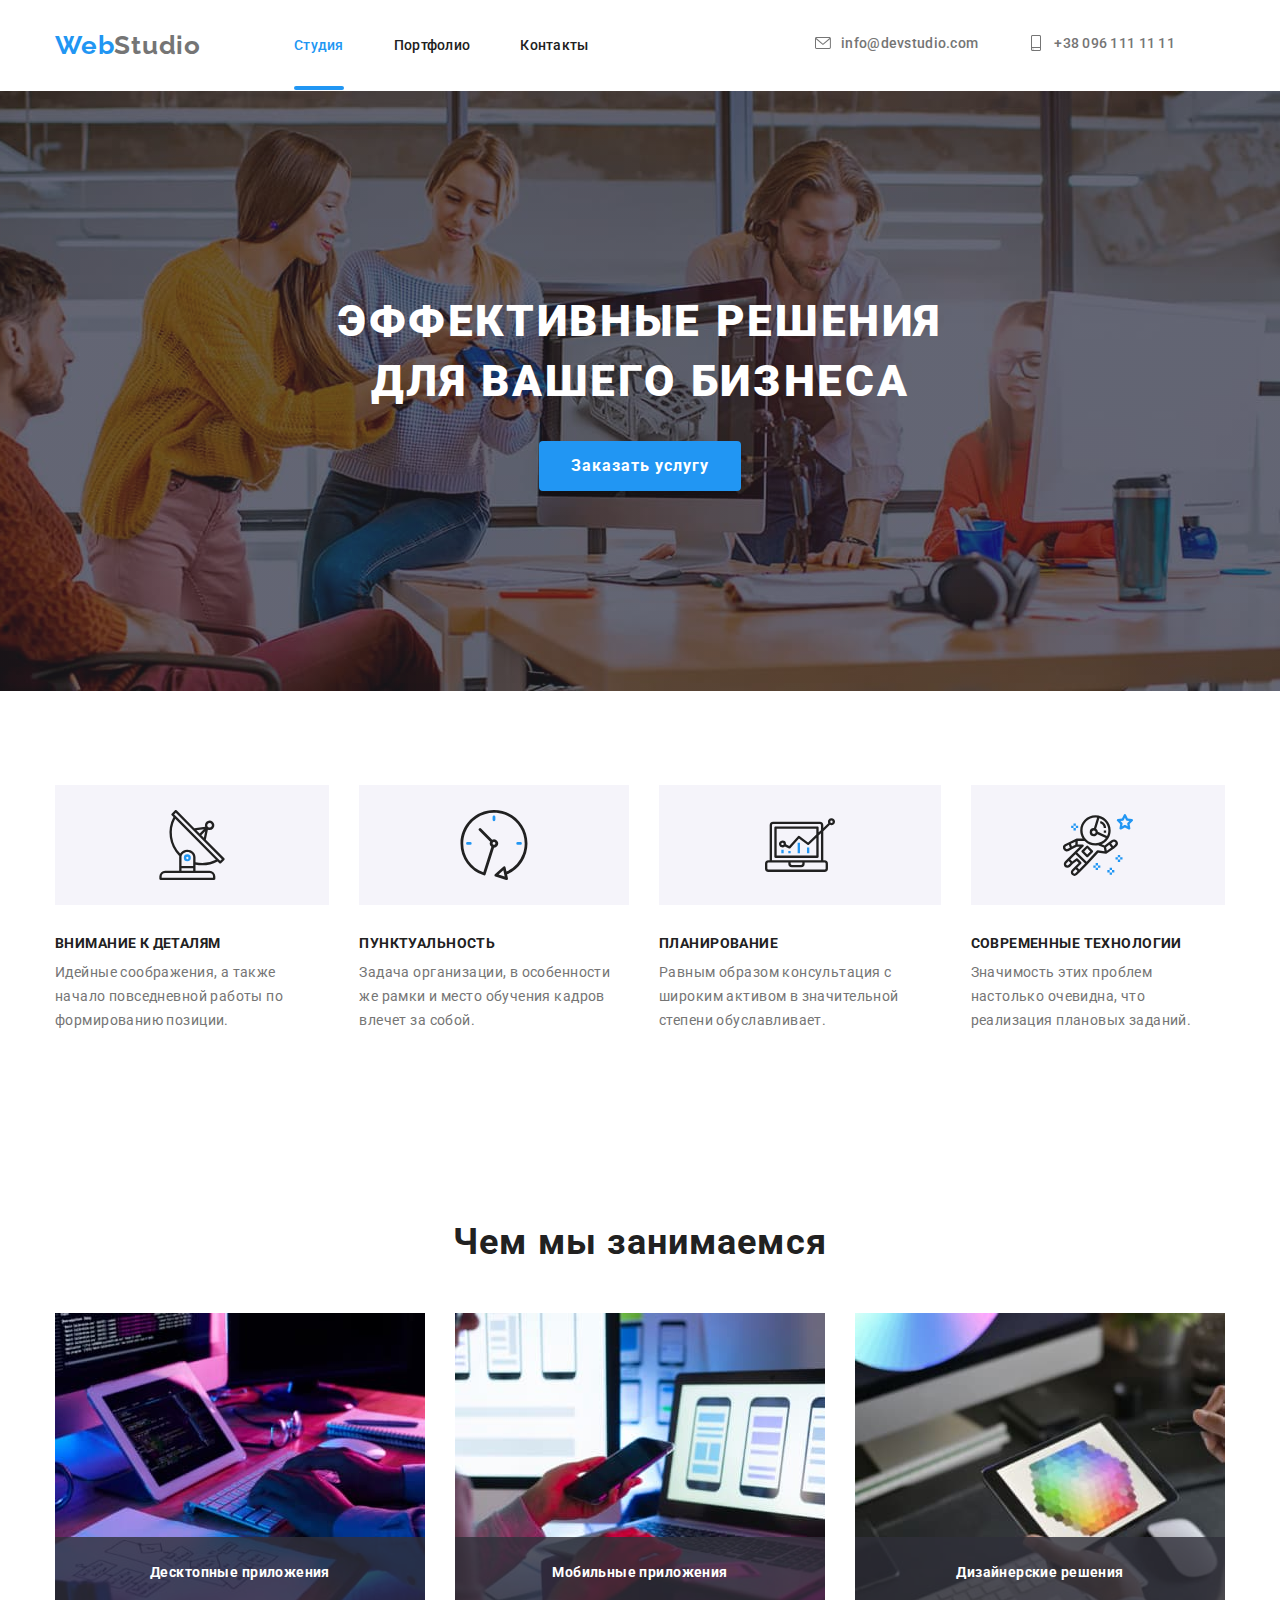
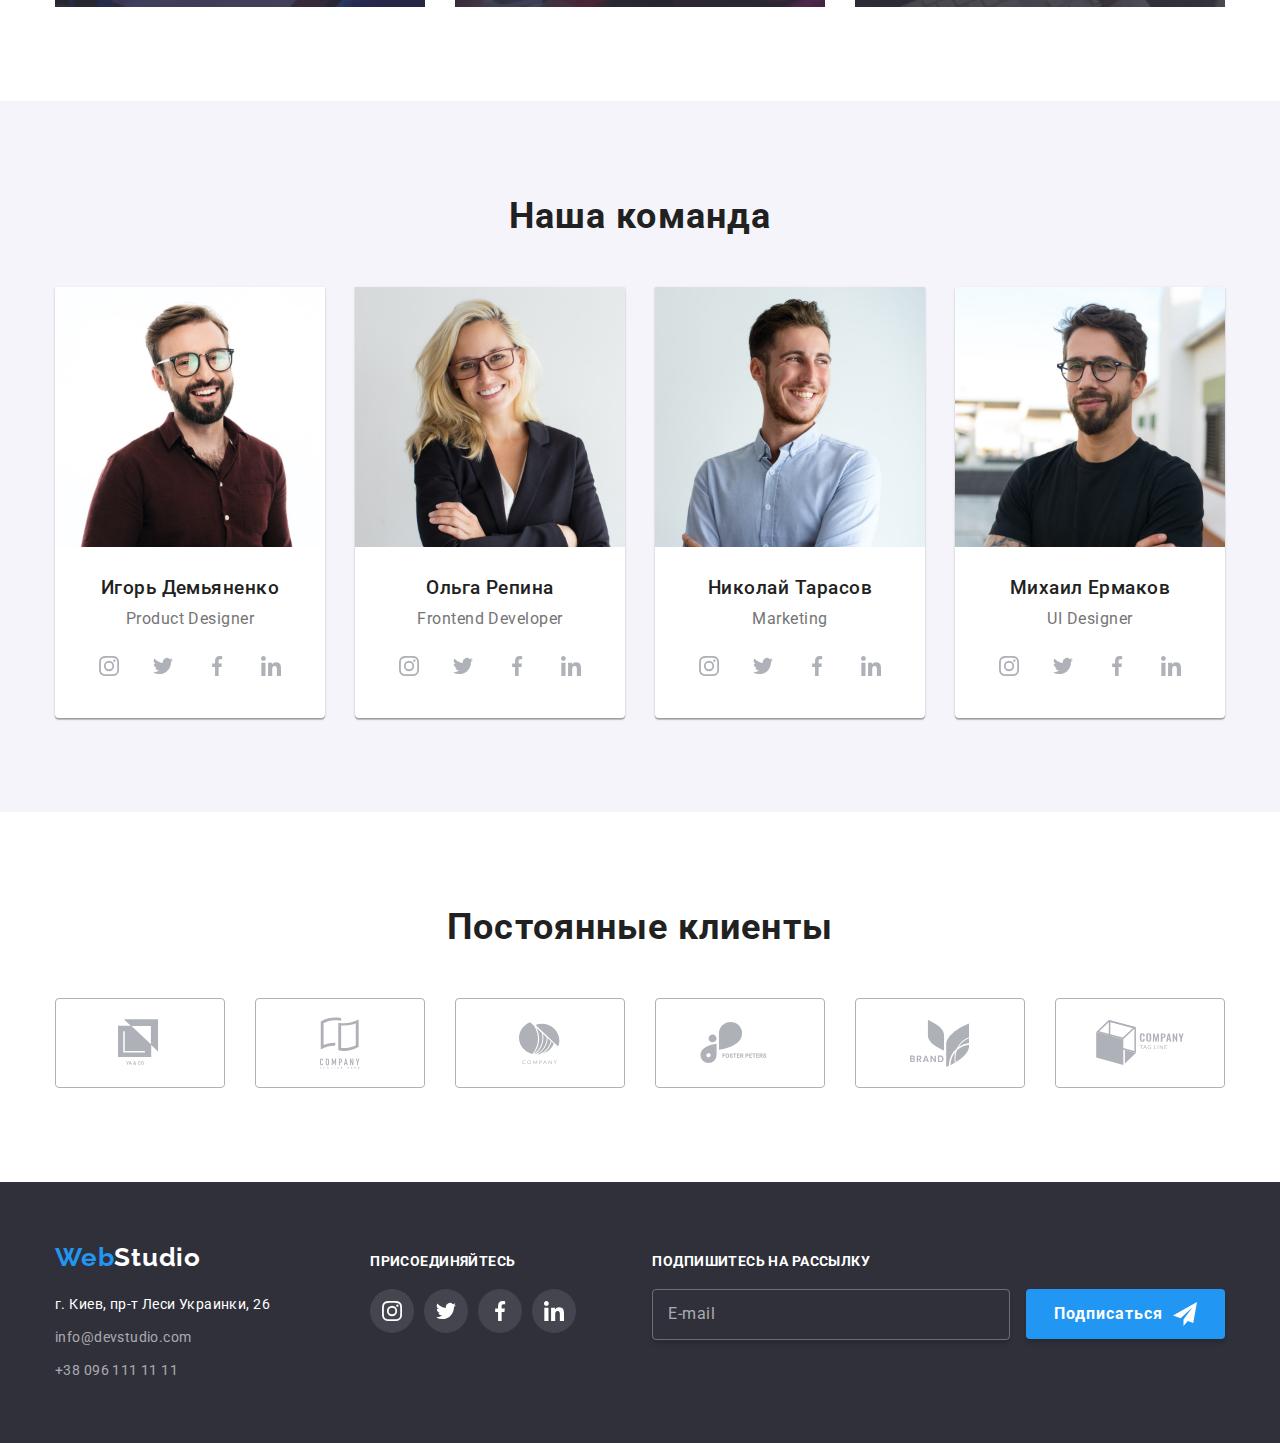
<file: index.html>
<!DOCTYPE html>
<html lang="ru">
  <head>
    <meta charset="UTF-8" />
    <meta name="viewport" content="width=device-width, initial-scale=1.0" />
    <title>WebStudio</title>
    <link rel="stylesheet" href="https://cdnjs.cloudflare.com/ajax/libs/modern-normalize/1.0.0/modern-normalize.css" />
    <link href="https://fonts.googleapis.com/css2?family=Raleway:wght@700&family=Roboto:wght@400;500;700;900&display=swap" rel="stylesheet" />
    <link rel="stylesheet" href="https://cdnjs.cloudflare.com/ajax/libs/animate.css/4.1.1/animate.min.css" />
    <link rel="stylesheet" href="./css/styles.css" />
  </head>
  <body>
    <!-- Header -->
    <header class="header index">
      <div class="container flexbox">
        <nav class="navigation flexbox">
          <a class="logo link animate__zoomIn" href="./index.html" aria-label="логотип веб студии">
            <span class="logo-web" lang="en">Web</span><span lang="en">Studio</span>
          </a>
          <ul class="navigation-list list flexbox">
            <li class="navigation-list-item"><a class="navigation-list-link link current" href="./index.html">Студия</a></li>
            <li class="navigation-list-item"><a class="navigation-list-link link" href="./portfolio.html">Портфолио</a></li>
            <li class="navigation-list-item"><a class="navigation-list-link link" href="">Контакты</a></li>
          </ul>
        </nav>
        <address class="header-address">
          <ul class="header-address-list list flexbox">
            <li class="header-address-item">
              <a class="header-address-link link" href="mailto:info@devstudio.com">
                <svg class="mail-icon">
                  <use href="./images/sprite.svg#icon-envelope"></use>
                </svg>
                info@devstudio.com
              </a>
            </li>
            <li class="header-address-item">
              <a class="header-address-link link" href="tel:+380961111111">
                <svg class="phone-icon">
                  <use href="./images/sprite.svg#icon-smartphone"></use>
                </svg>
                +38 096 111 11 11
              </a>
            </li>
          </ul>
        </address>
      </div>
    </header>
    <main>
      <!-- Hero -->
      <section class="hero">
        <div class="container">
          <h1 class="hero-title">
            Эффективные решения<br />
            для вашего бизнеса
          </h1>
          <button class="modal-btn" type="button" data-modal-open>Заказать услугу</button>
        </div>
      </section>
      <!-- Advantages -->
      <section class="advantages">
        <div class="container">
          <h2 class="visually-hidden">Преимущества</h2>
          <ul class="advantages-list list flexbox">
            <li class="advantages-list-item antenna">
              <h3 class="advantages-subtitle">Внимание к деталям</h3>
              <p class="advantages-description">Идейные соображения, а также начало повседневной работы по формированию позиции.</p>
            </li>
            <li class="advantages-list-item clock">
              <h3 class="advantages-subtitle">Пунктуальность</h3>
              <p class="advantages-description">Задача организации, в особенности же рамки и место обучения кадров влечет за собой.</p>
            </li>
            <li class="advantages-list-item diagram">
              <h3 class="advantages-subtitle">Планирование</h3>
              <p class="advantages-description">Равным образом консультация с широким активом в значительной степени обуславливает.</p>
            </li>
            <li class="advantages-list-item astronaut">
              <h3 class="advantages-subtitle">Современные технологии</h3>
              <p class="advantages-description">Значимость этих проблем настолько очевидна, что реализация плановых заданий.</p>
            </li>
          </ul>
        </div>
      </section>
      <!-- About us -->
      <section class="about">
        <div class="container">
          <h2 class="section-title">Чем мы занимаемся</h2>
          <ul class="about-list list flexbox">
            <li class="about-list-item">
              <img
                class="about-list-img"
                src="images/about-us/job-1.jpg"
                alt="программист набирает код
                    на компьютере"
                width="370"
                height="294"
              />
              <p class="about-list-label">Десктопные приложения</p>
            </li>
            <li class="about-list-item">
              <img
                class="about-list-img"
                src="./images/about-us/job-2.jpg"
                alt="специалист держит смартфон перед компьютером с изображениями смартфонов"
                width="370"
                height="294"
              />
              <p class="about-list-label">Мобильные приложения</p>
            </li>
            <li class="about-list-item">
              <img
                class="about-list-img"
                src="./images/about-us/job-3.jpg"
                alt="дизайнер работает с цветовой схемой на планшете"
                width="370"
                height="294"
              />
              <p class="about-list-label">Дизайнерские решения</p>
            </li>
          </ul>
        </div>
      </section>
      <!-- Our team -->
      <section class="team">
        <div class="container">
          <h2 class="section-title">Наша команда</h2>
          <ul class="team-list list flexbox">
            <li class="team-list-item">
              <img class="team-list-img" src="./images/team/igor-dem.jpg" alt="Игорь Демьяненко" width="270" height="260" />
              <div class="team-item-text">
                <h3 class="team-subtitle">Игорь Демьяненко</h3>
                <p class="team-description" lang="en">Product Designer</p>
                <ul class="social-links-list list flexbox">
                  <li class="social-links-item">
                    <a href="" class="social-link link">
                      <svg class="social-link-icon"><use href="./images/sprite.svg#icon-instagram"></use></svg>
                    </a>
                  </li>
                  <li class="social-links-item">
                    <a href="" class="social-link link">
                      <svg class="social-link-icon"><use href="./images/sprite.svg#icon-twitter"></use></svg>
                    </a>
                  </li>
                  <li class="social-links-item">
                    <a href="" class="social-link link">
                      <svg class="social-link-icon"><use href="./images/sprite.svg#icon-facebook"></use></svg>
                    </a>
                  </li>
                  <li class="social-links-item">
                    <a href="" class="social-link link">
                      <svg class="social-link-icon"><use href="./images/sprite.svg#icon-linkedin"></use></svg>
                    </a>
                  </li>
                </ul>
              </div>
            </li>
            <li class="team-list-item">
              <img class="team-list-img" src="./images/team/olga-rep.jpg" alt="Ольга Репина" width="270" height="260" />
              <div class="team-item-text">
                <h3 class="team-subtitle">Ольга Репина</h3>
                <p class="team-description" lang="en">Frontend Developer</p>
                <ul class="social-links-list list flexbox">
                  <li class="social-links-item">
                    <a href="" class="social-link link">
                      <svg class="social-link-icon">
                        <use href="./images/sprite.svg#icon-instagram"></use>
                      </svg>
                    </a>
                  </li>
                  <li class="social-links-item">
                    <a href="" class="social-link link">
                      <svg class="social-link-icon">
                        <use href="./images/sprite.svg#icon-twitter"></use>
                      </svg>
                    </a>
                  </li>
                  <li class="social-links-item">
                    <a href="" class="social-link link">
                      <svg class="social-link-icon">
                        <use href="./images/sprite.svg#icon-facebook"></use>
                      </svg>
                    </a>
                  </li>
                  <li class="social-links-item">
                    <a href="" class="social-link link">
                      <svg class="social-link-icon">
                        <use href="./images/sprite.svg#icon-linkedin"></use>
                      </svg>
                    </a>
                  </li>
                </ul>
              </div>
            </li>
            <li class="team-list-item">
              <img class="team-list-img" src="./images/team/nikolai-tar.jpg" alt="Николай Тарасов" width="270" height="260" />
              <div class="team-item-text">
                <h3 class="team-subtitle">Николай Тарасов</h3>
                <p class="team-description" lang="en">Marketing</p>
                <ul class="social-links-list list flexbox">
                  <li class="social-links-item">
                    <a href="" class="social-link link">
                      <svg class="social-link-icon">
                        <use href="./images/sprite.svg#icon-instagram"></use>
                      </svg>
                    </a>
                  </li>
                  <li class="social-links-item">
                    <a href="" class="social-link link">
                      <svg class="social-link-icon">
                        <use href="./images/sprite.svg#icon-twitter"></use>
                      </svg>
                    </a>
                  </li>
                  <li class="social-links-item">
                    <a href="" class="social-link link">
                      <svg class="social-link-icon">
                        <use href="./images/sprite.svg#icon-facebook"></use>
                      </svg>
                    </a>
                  </li>
                  <li class="social-links-item">
                    <a href="" class="social-link link">
                      <svg class="social-link-icon">
                        <use href="./images/sprite.svg#icon-linkedin"></use>
                      </svg>
                    </a>
                  </li>
                </ul>
              </div>
            </li>
            <li class="team-list-item">
              <img class="team-list-img" src="./images/team/mikhail-erm.jpg" alt="Михаил Ермаков" width="270" height="260" />
              <div class="team-item-text">
                <h3 class="team-subtitle">Михаил Ермаков</h3>
                <p class="team-description" lang="en">UI Designer</p>
                <ul class="social-links-list list flexbox">
                  <li class="social-links-item">
                    <a href="" class="social-link link">
                      <svg class="social-link-icon">
                        <use href="./images/sprite.svg#icon-instagram"></use>
                      </svg>
                    </a>
                  </li>
                  <li class="social-links-item">
                    <a href="" class="social-link link">
                      <svg class="social-link-icon">
                        <use href="./images/sprite.svg#icon-twitter"></use>
                      </svg>
                    </a>
                  </li>
                  <li class="social-links-item">
                    <a href="" class="social-link link">
                      <svg class="social-link-icon">
                        <use href="./images/sprite.svg#icon-facebook"></use>
                      </svg>
                    </a>
                  </li>
                  <li class="social-links-item">
                    <a href="" class="social-link link">
                      <svg class="social-link-icon">
                        <use href="./images/sprite.svg#icon-linkedin"></use>
                      </svg>
                    </a>
                  </li>
                </ul>
              </div>
            </li>
          </ul>
        </div>
      </section>
      <!-- Our clients -->
      <section class="clients">
        <div class="container">
          <h2 class="section-title">Постоянные клиенты</h2>
          <ul class="client-list list flexbox">
            <li class="client-list-item">
              <a href="" class="client-list-link">
                <svg class="client-link-icon" width="44.27" height="49.23">
                  <use href="./images/sprite.svg#icon-logo-1"></use>
                </svg>
              </a>
            </li>
            <li class="client-list-item">
              <a href="" class="client-list-link">
                <svg class="client-link-icon" width="40" height="52">
                  <use href="./images/sprite.svg#icon-logo-2"></use>
                </svg>
              </a>
            </li>
            <li class="client-list-item">
              <a href="" class="client-list-link">
                <svg class="client-link-icon" width="41" height="42.6">
                  <use href="./images/sprite.svg#icon-logo-3"></use>
                </svg>
              </a>
            </li>
            <li class="client-list-item">
              <a href="" class="client-list-link">
                <svg class="client-link-icon" width="79.66" height="42">
                  <use href="./images/sprite.svg#icon-logo-4"></use>
                </svg>
              </a>
            </li>
            <li class="client-list-item">
              <a href="" class="client-list-link">
                <svg class="client-link-icon" width="59" height="47">
                  <use href="./images/sprite.svg#icon-logo-5"></use>
                </svg>
              </a>
            </li>
            <li class="client-list-item">
              <a href="" class="client-list-link">
                <svg class="client-link-icon" width="88.48" height="45.44">
                  <use href="./images/sprite.svg#icon-logo-6"></use>
                </svg>
              </a>
            </li>
          </ul>
        </div>
      </section>
    </main>
    <!-- Contact info -->
    <footer class="footer">
      <div class="container flexbox">
        <div class="footer-address">
          <a class="logo link" href="./index.html"><span class="logo-web" lang="en">Web</span><span lang="en">Studio</span></a>
          <address class="address">
            <ul class="footer-address-list list">
              <li class="footer-address-list-item">
                <a class="footer-address-list-link location link" href="https://goo.gl/maps/ShxmfAcCWu9pEMcT8" target="_blank">
                  г. Киев, пр-т Леси Украинки, 26</a
                >
              </li>
              <li class="footer-address-list-item">
                <a class="footer-address-list-link link" href="mailto:info@devstudio.com">info@devstudio.com</a>
              </li>
              <li class="footer-address-list-item">
                <a class="footer-address-list-link link" href="tel:+380961111111">+38 096 111 11 11</a>
              </li>
            </ul>
          </address>
        </div>
        <div class="footer-social-links">
          <b>Присоединяйтесь</b>
          <ul class="footer-social-links-list list flexbox">
            <li class="footer-social-links-item">
              <a href="" class="footer-social-link link">
                <svg class="footer-social-link-icon">
                  <use href="./images/sprite.svg#icon-instagram"></use>
                </svg>
              </a>
            </li>
            <li class="footer-social-links-item">
              <a href="" class="footer-social-link link">
                <svg class="footer-social-link-icon">
                  <use href="./images/sprite.svg#icon-twitter"></use>
                </svg>
              </a>
            </li>
            <li class="footer-social-links-item">
              <a href="" class="footer-social-link link">
                <svg class="footer-social-link-icon">
                  <use href="./images/sprite.svg#icon-facebook"></use>
                </svg>
              </a>
            </li>
            <li class="footer-social-links-item">
              <a href="" class="footer-social-link link">
                <svg class="footer-social-link-icon">
                  <use href="./images/sprite.svg#icon-linkedin"></use>
                </svg>
              </a>
            </li>
          </ul>
        </div>
        <div class="footer-subscription">
          <b>Подпишитесь на рассылку</b>
          <form class="footer-subscr-form">
            <input type="email" name="user-email" class="footer-subscr-input" placeholder="E-mail" />
            <button type="submit" class="modal-btn footer-subscr-btn">
              Подписаться
              <svg class="footer-subscr-btn-icon">
                <use href="./images/sprite.svg#icon-send"></use>
              </svg>
            </button>
          </form>
        </div>
      </div>
    </footer>
    <div class="backdrop is-hidden" data-modal>
      <div class="modal">
        <button type="button" class="modal-close-btn flexbox" data-modal-close>
          <svg class="modal-btn-icon">
            <use href="./images/sprite.svg#close-btn-icon"></use>
          </svg>
        </button>

        <form action="" class="modal-form flexbox">
          <h1 class="modal-form-title">Оставьте свои данные, мы вам перезвоним</h1>
          <div class="modal-form-field">
            <input type="text" name="user-name" id="user-name" class="modal-form-input" placeholder=" " />
            <label for="user-name" class="modal-form-label">Имя</label>
            <svg class="modal-form-input-icon">
              <use href="./images/sprite.svg#icon-modal-person"></use>
            </svg>
          </div>
          <div class="modal-form-field">
            <input type="tel" name="user-tel" id="user-tel" class="modal-form-input" placeholder=" " />
            <label for="user-tel" class="modal-form-label"> Телефон</label>
            <svg class="modal-form-input-icon">
              <use href="./images/sprite.svg#icon-modal-phone"></use>
            </svg>
          </div>
          <div class="modal-form-field">
            <input type="email" name="user-email" id="user-email" class="modal-form-input" placeholder=" " required />
            <label for="user-email" class="modal-form-label"> Почта</label>
            <svg class="modal-form-input-icon">
              <use href="./images/sprite.svg#icon-modal-email"></use>
            </svg>
          </div>
          <div class="modal-form-field">
            <label class="modal-form-label-msg">
              Комментарий
              <textarea name="user-msg" id="" class="modal-form-input msg" placeholder="Введите текст"></textarea>
            </label>
          </div>
          <div class="modal-form-field">
            <label class="check-policy-label">
              <input type="checkbox" name="user-policy" value="accept-policy" class="visually-hidden modal-form-checkbox" />
              <span class="check-policy-icon"></span>
              Соглашаюсь с рассылкой и принимаю
              <a href="#" class="link">Условия договора</a>
            </label>
          </div>
          <button type="submit" class="modal-btn modal-form-button">Отправить</button>
        </form>
      </div>
    </div>
    <script src="./js/modal.js"></script>
  </body>
</html>
</file>
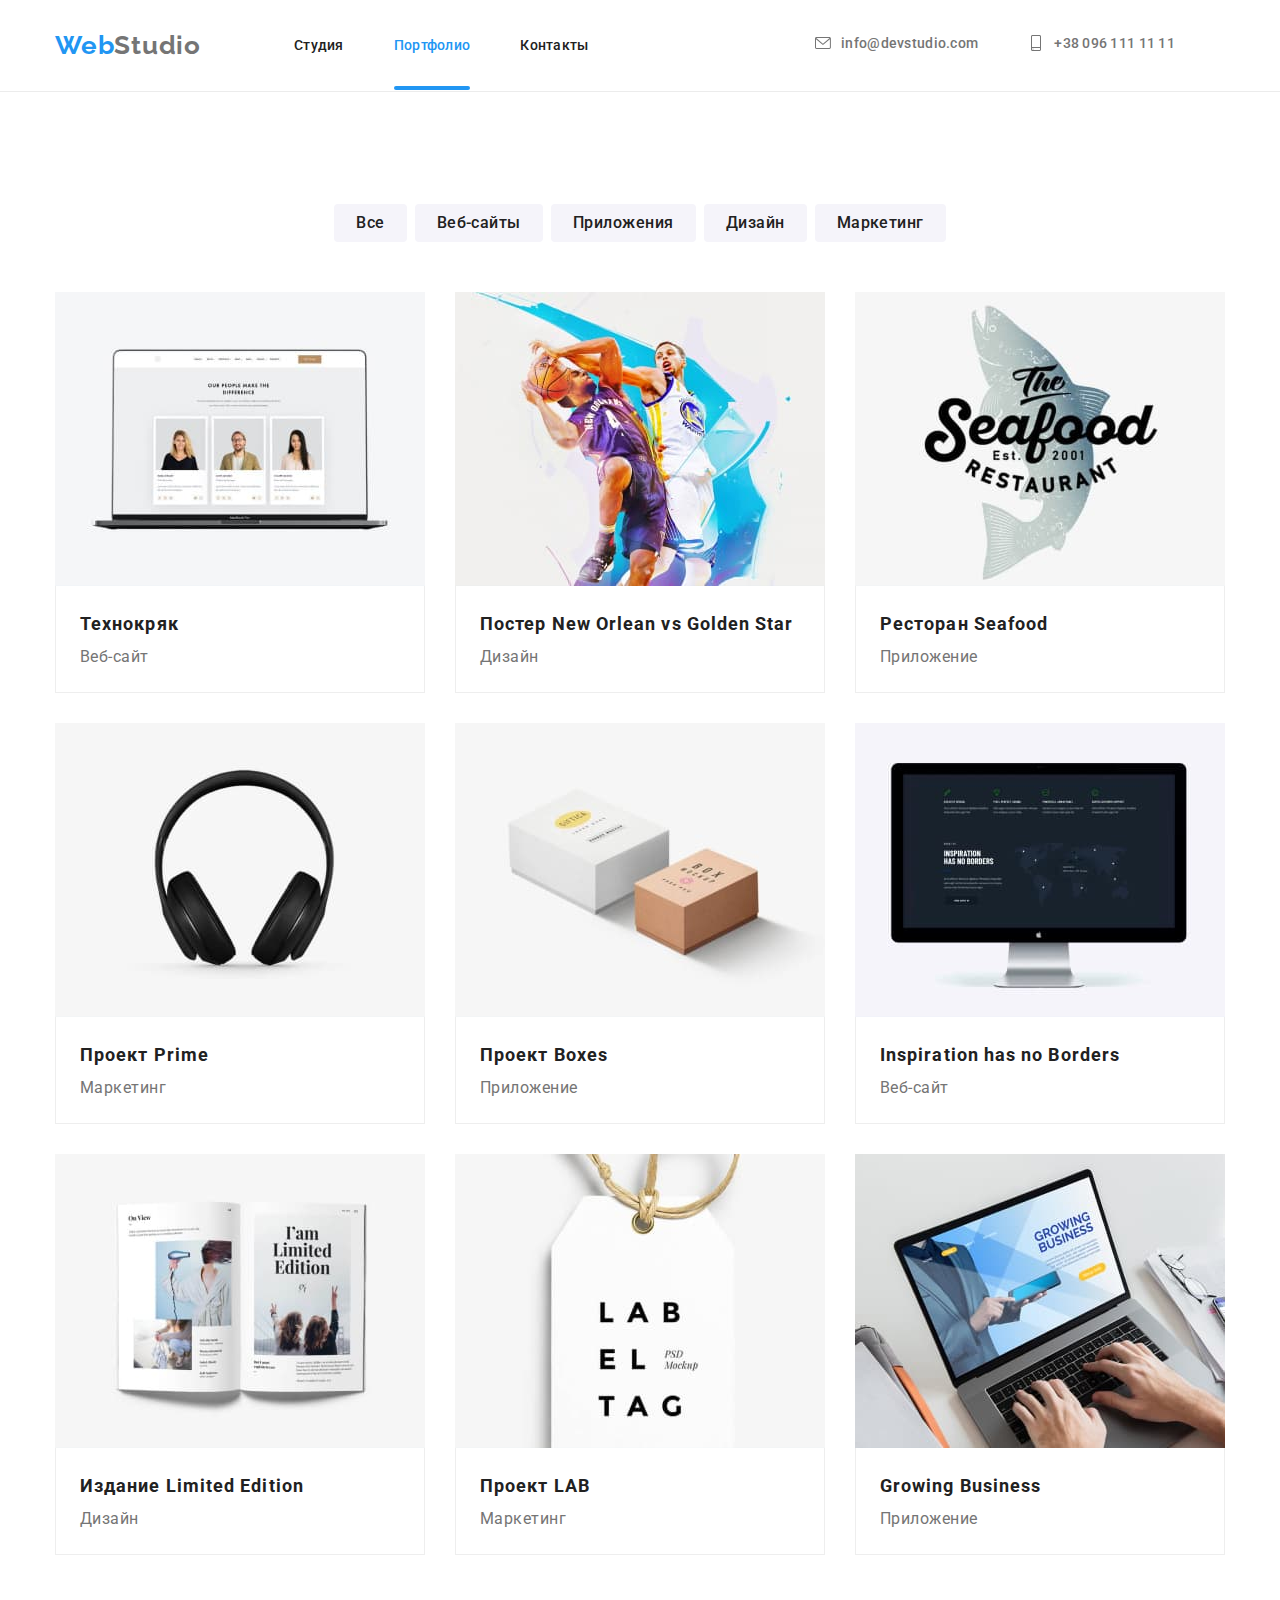
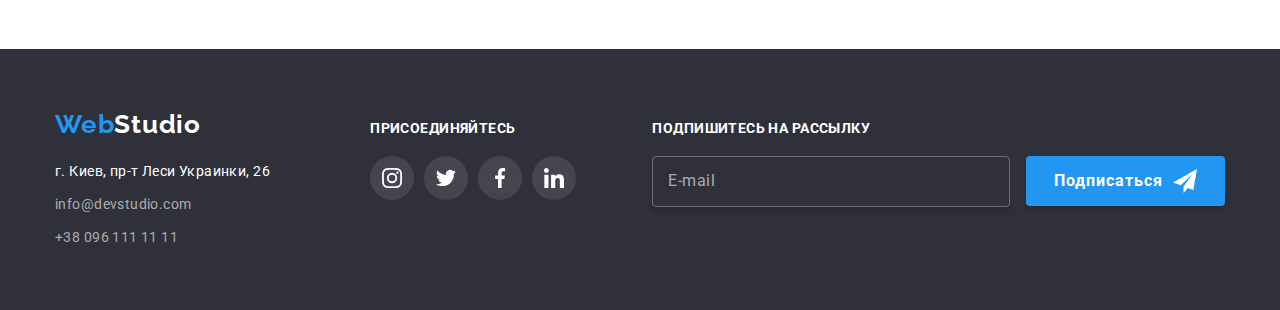
<file: portfolio.html>
<!DOCTYPE html>
<html lang="en">
  <head>
    <meta charset="UTF-8" />
    <meta name="viewport" content="width=device-width, initial-scale=1.0" />
    <title>Портфолио</title>
    <link rel="stylesheet" href="https://cdnjs.cloudflare.com/ajax/libs/modern-normalize/1.0.0/modern-normalize.css" />
    <link href="https://fonts.googleapis.com/css2?family=Raleway:wght@700&family=Roboto:wght@400;500;700;900&display=swap" rel="stylesheet" />
    <link rel="stylesheet" href="https://cdnjs.cloudflare.com/ajax/libs/animate.css/4.1.1/animate.min.css" />
    <link rel="stylesheet" href="./css/styles.css" />
  </head>
  <body>
    <!-- Header -->
    <header class="header">
      <div class="container flexbox">
        <nav class="navigation flexbox">
          <a class="logo link animate__zoomIn" href="./index.html" aria-label="логотип веб студии"
            ><span class="logo-web" lang="en">Web</span><span lang="en">Studio</span></a
          >
          <ul class="navigation-list list flexbox">
            <li class="navigation-list-item"><a class="navigation-list-link link" href="./index.html">Студия</a></li>
            <li class="navigation-list-item"><a class="navigation-list-link link current" href="./portfolio.html">Портфолио</a></li>
            <li class="navigation-list-item"><a class="navigation-list-link link" href="">Контакты</a></li>
          </ul>
        </nav>
        <address class="header-address">
          <ul class="header-address-list list flexbox">
            <li class="header-address-item">
              <a class="header-address-link link" href="mailto:info@devstudio.com"
                ><svg class="mail-icon">
                  <use href="./images/sprite.svg#icon-envelope"></use>
                </svg>
                info@devstudio.com
              </a>
            </li>
            <li class="header-address-item">
              <a class="header-address-link link" href="tel:+380961111111"
                ><svg class="phone-icon">
                  <use href="./images/sprite.svg#icon-smartphone"></use>
                </svg>
                +38 096 111 11 11
              </a>
            </li>
          </ul>
        </address>
      </div>
    </header>
    <main>
      <!-- Portfolio -->
      <section class="portfolio">
        <div class="container">
          <h1 class="visually-hidden">Наши работы</h1>
             
          <ul class="filter-list list flexbox">
            <li class="filter-list-item"><button class="filter-list-btn" type="button">Все</button></li>
            <li class="filter-list-item"><button class="filter-list-btn" type="button">Веб-сайты</button></li>
            <li class="filter-list-item"><button class="filter-list-btn" type="button">Приложения</button></li>
            <li class="filter-list-item"><button class="filter-list-btn" type="button">Дизайн</button></li>
            <li class="filter-list-item"><button class="filter-list-btn" type="button">Маркетинг</button></li>
          </ul>
          <ul class="portfolio-list list flexbox">
            <li class="portfolio-list-item">
              <a href="" class="portfolio-list-link link">
                <div class="portfolio-thumb">
                  <img class="portfolio-list-img" src="./images/our-works/tech-crack.jpg" alt="Веб-сайт Технокряк" width="370" height="294" />
                  <p class="portfolio-list-overlay">
                    Технокряк это современная площадка распространения коронавируса. Компании используют эту платформу для цифрового шпионажа и атак
                    на защищённые сервера конкурентов.
                  </p>
                </div>
                <div class="portfolio-item-text">
                  <h2 class="portfolio-item-title">Технокряк</h2>
                  <p class="portfolio-item-descr">Веб-сайт</p>
                </div>
              </a>
            </li>
            <li class="portfolio-list-item">
              <a href="" class="portfolio-list-link link">
                <div class="portfolio-thumb">
                  <img
                    class="portfolio-list-img"
                    src="./images/our-works/poster-neworlean.jpg"
                    alt="постер Новый Орлеан против Голден Стар"
                    width="370"
                    height="294"
                  />
                  <p class="portfolio-list-overlay">
                    Технокряк это современная площадка распространения коронавируса. Компании используют эту платформу для цифрового шпионажа и атак
                    на защищённые сервера конкурентов.
                  </p>
                </div>
                <div class="portfolio-item-text">
                  <h2 class="portfolio-item-title">Постер <span lang="en">New Orlean vs Golden Star</span></h2>
                  <p class="portfolio-item-descr">Дизайн</p>
                </div>
              </a>
            </li>
            <li class="portfolio-list-item">
              <a href="" class="portfolio-list-link link">
                <div class="portfolio-thumb">
                  <img
                    class="portfolio-list-img"
                    src="./images/our-works/restaurant-seafood.jpg"
                    alt="Приложение Ресторан Сифуд"
                    width="370"
                    height="294"
                  />
                  <p class="portfolio-list-overlay">
                    Технокряк это современная площадка распространения коронавируса. Компании используют эту платформу для цифрового шпионажа и атак
                    на защищённые сервера конкурентов.
                  </p>
                </div>
                <div class="portfolio-item-text">
                  <h2 class="portfolio-item-title">Ресторан <span lang="en">Seafood</span></h2>
                  <p class="portfolio-item-descr">Приложение</p>
                </div>
              </a>
            </li>
            <li class="portfolio-list-item">
              <a href="" class="portfolio-list-link link">
                <div class="portfolio-thumb">
                  <img class="portfolio-list-img" src="./images/our-works/project-prime.jpg" alt="Маркетинг проекта Прайм" width="370" height="294" />
                  <p class="portfolio-list-overlay">
                    Технокряк это современная площадка распространения коронавируса. Компании используют эту платформу для цифрового шпионажа и атак
                    на защищённые сервера конкурентов.
                  </p>
                </div>
                <div class="portfolio-item-text">
                  <h2 class="portfolio-item-title">Проект <span lang="en">Prime</span></h2>
                  <p class="portfolio-item-descr">Маркетинг</p>
                </div>
              </a>
            </li>
            <li class="portfolio-list-item">
              <a href="" class="portfolio-list-link link">
                <div class="portfolio-thumb">
                  <img
                    class="portfolio-list-img"
                    src="./images/our-works/project-boxes.jpg"
                    alt="Приложение Проект коробки"
                    width="370"
                    height="294"
                  />
                  <p class="portfolio-list-overlay">
                    Технокряк это современная площадка распространения коронавируса. Компании используют эту платформу для цифрового шпионажа и атак
                    на защищённые сервера конкурентов.
                  </p>
                </div>
                <div class="portfolio-item-text">
                  <h2 class="portfolio-item-title">Проект <span lang="en">Boxes</span></h2>
                  <p class="portfolio-item-descr">Приложение</p>
                </div>
              </a>
            </li>
            <li class="portfolio-list-item">
              <a href="" class="portfolio-list-link link">
                <div class="portfolio-thumb">
                  <img
                    class="portfolio-list-img"
                    src="./images/our-works/inspiration-wo-borders.jpg"
                    alt="Веб-сайт Вдохновение не имеет границ"
                    width="370"
                    height="294"
                  />
                  <p class="portfolio-list-overlay">
                    Технокряк это современная площадка распространения коронавируса. Компании используют эту платформу для цифрового шпионажа и атак
                    на защищённые сервера конкурентов.
                  </p>
                </div>
                <div class="portfolio-item-text">
                  <h2 class="portfolio-item-title"><span lang="en">Inspiration has no Borders</span></h2>
                  <p class="portfolio-item-descr">Веб-сайт</p>
                </div>
              </a>
            </li>
            <li class="portfolio-list-item">
              <a href="" class="portfolio-list-link link">
                <div class="portfolio-thumb">
                  <img
                    class="portfolio-list-img"
                    src="./images/our-works/limited-edition.jpg"
                    alt="Дизайн издания Лимитед Эдишн"
                    width="370"
                    height="294"
                  />
                  <p class="portfolio-list-overlay">
                    Технокряк это современная площадка распространения коронавируса. Компании используют эту платформу для цифрового шпионажа и атак
                    на защищённые сервера конкурентов.
                  </p>
                </div>
                <div class="portfolio-item-text">
                  <h2 class="portfolio-item-title">Издание <span lang="en">Limited Edition</span></h2>
                  <p class="portfolio-item-descr">Дизайн</p>
                </div>
              </a>
            </li>
            <li class="portfolio-list-item">
              <a href="" class="portfolio-list-link link">
                <div class="portfolio-thumb">
                  <img class="portfolio-list-img" src="./images/our-works/project-lab.jpg" alt="Маркетинг проекта Лаб" width="370" height="294" />
                  <p class="portfolio-list-overlay">
                    Технокряк это современная площадка распространения коронавируса. Компании используют эту платформу для цифрового шпионажа и атак
                    на защищённые сервера конкурентов.
                  </p>
                </div>
                <div class="portfolio-item-text">
                  <h2 class="portfolio-item-title">Проект <span lang="en">LAB</span></h2>
                  <p class="portfolio-item-descr">Маркетинг</p>
                </div>
              </a>
            </li>
            <li class="portfolio-list-item">
              <a href="" class="portfolio-list-link link">
                <div class="portfolio-thumb">
                  <img
                    class="portfolio-list-img"
                    src="./images/our-works/growing-business.jpg"
                    alt="Приложение растущий бизнес"
                    width="370"
                    height="294"
                  />
                  <p class="portfolio-list-overlay">
                    Технокряк это современная площадка распространения коронавируса. Компании используют эту платформу для цифрового шпионажа и атак
                    на защищённые сервера конкурентов.
                  </p>
                </div>
                <div class="portfolio-item-text">
                  <h2 class="portfolio-item-title"><span lang="en">Growing Business</span></h2>
                  <p class="portfolio-item-descr">Приложение</p>
                </div>
              </a>
            </li>
          </ul>
        </div>
      </section>
    </main>
    <!-- Contact info -->
    <footer class="footer">
      <div class="container flexbox">
        <div class="footer-address">
          <a class="logo link" href="./index.html"><span class="logo-web" lang="en">Web</span><span lang="en">Studio</span></a>
          <address class="address">
            <ul class="footer-address-list list">
              <li class="footer-address-list-item">
                <a class="footer-address-list-link location link" href="https://goo.gl/maps/ShxmfAcCWu9pEMcT8" target="_blank">
                  г. Киев, пр-т Леси Украинки, 26</a
                >
              </li>
              <li class="footer-address-list-item">
                <a class="footer-address-list-link link" href="mailto:info@devstudio.com">info@devstudio.com</a>
              </li>
              <li class="footer-address-list-item">
                <a class="footer-address-list-link link" href="tel:+380961111111">+38 096 111 11 11</a>
              </li>
            </ul>
          </address>
        </div>
        <div class="footer-social-links">
          <b>Присоединяйтесь</b>
          <ul class="footer-social-links-list list flexbox">
            <li class="footer-social-links-item">
              <a href="" class="footer-social-link link">
                <svg class="footer-social-link-icon">
                  <use href="./images/sprite.svg#icon-instagram"></use>
                </svg>
              </a>
            </li>
            <li class="footer-social-links-item">
              <a href="" class="footer-social-link link">
                <svg class="footer-social-link-icon">
                  <use href="./images/sprite.svg#icon-twitter"></use>
                </svg>
              </a>
            </li>
            <li class="footer-social-links-item">
              <a href="" class="footer-social-link link">
                <svg class="footer-social-link-icon">
                  <use href="./images/sprite.svg#icon-facebook"></use>
                </svg>
              </a>
            </li>
            <li class="footer-social-links-item">
              <a href="" class="footer-social-link link">
                <svg class="footer-social-link-icon">
                  <use href="./images/sprite.svg#icon-linkedin"></use>
                </svg>
              </a>
            </li>
          </ul>
        </div>
        <div class="footer-subscription">
          <b>Подпишитесь на рассылку</b>
          <form class="footer-subscr-form">
            <input type="email" name="user-email" class="footer-subscr-input" placeholder="E-mail" />
            <button type="submit" class="modal-btn footer-subscr-btn">
              Подписаться
              <svg class="footer-subscr-btn-icon">
                <use href="./images/sprite.svg#icon-send"></use>
              </svg>
            </button>
          </form>
        </div>
      </div>
    </footer>
  </body>
</html>
</file>
<file: css/styles.css>
:root {
  --main-font: "Roboto", sans-serif;
  --secondary-font: "Raleway", sans-serif;
  --main-color: #757575;
  --nav-link-color: #212121;
  --header-address-color: #757575;
  --header-logo-color: #000000;
  --heade-border: #ececec;
  --accent-color: #2196f3;
  --hero-color: #ffffff;
  --hero-btn-color: #ffffff;
  --section-title-color: #212121;
  --advantages-icon-bgc: #f5f4fa;
  --our-team-section-bgc: #f5f4fa;
  --our-team-social-icon: #afb1b8;
  --our-team-social-icon-accent: #ffffff;
  --client-link-color: #afb1b8;
  --footer-logo-color: #ffffff;
  --footer-address-color: rgba(255, 255, 255, 0.6);
  --footer-address-location-color: #ffffff;
  --footer-bgc: #2f303a;
  --portfolio-btn-txt-color: #212121;
  --portfolio-btn-color: #f5f4fa;
  --portfolio-btn-accent: #ffffff;
  --portfolio-item-border-color: #eeeeee;
}

*,
::before,
::after {
  box-sizing: border-box;
  margin: 0;
  padding: 0;
}

:focus {
  outline: none;
}

html {
  box-sizing: inherit;
}

body {
  font-family: var(--main-font);
  font-style: normal;
  color: var(--main-color);
}

img {
  display: block;
  max-width: 100%;
  height: auto;
}

address {
  font-style: normal;
}

.list {
  list-style: none;
}

.link {
  text-decoration: none;
}

.container {
  width: 1200px;
  padding: 0 15px;
  margin: 0 auto;
}

.flexbox {
  display: flex;
}

.visually-hidden {
  position: absolute;
  clip: rect(0 0 0 0);
  width: 1px;
  height: 1px;
  margin: -1px;
  border: 0;
  padding: 0;
  overflow: bv;
}

/* ========== Components ========== */

.link.current {
  position: relative;

  color: var(--accent-color);
}

.link.current::after {
  content: "";

  display: inline-block;
  position: absolute;
  left: 0;
  bottom: -37px;

  width: 100%;
  height: 4px;
  border-radius: 2px;

  background-color: var(--accent-color);
}
.section-title {
  margin-bottom: 50px;

  font-weight: 700;
  font-size: 36px;
  line-height: 1.167;
  text-align: center;
  letter-spacing: 0.03em;

  color: var(--section-title-color);
}

/* ========== End Components ========== */

/* ========== Header ========== */
.header {
  padding: 30px 0;

  border-bottom: 1px solid var(--heade-border);
}

.header.index {
  border-style: none;
}

.header .container,
.navigation,
.navigation-list,
.header-address-list {
  align-items: center;
}

.logo {
  animation-duration: 1500ms;

  margin-right: 93px;

  font-family: var(--secondary-font);
  font-weight: 700;
  font-size: 26px;
  line-height: 1.192;
  letter-spacing: 0.03em;

  color: var(--logo-color);
}

.logo-web {
  color: var(--accent-color);
}

.navigation-list-item:not(:last-child) {
  margin-right: 50px;
}
/* .navigation-list {
  display: flex;
  justify-content: space-between;
} */

.navigation-list-link,
.header-address-link {
  font-weight: 500;
  font-size: 14px;
  line-height: 1.143;
  letter-spacing: 0.02em;
}

.navigation-list-link {
  color: var(--nav-link-color);

  transition: color 250ms cubic-bezier(0.4, 0, 0.2, 1);
}

.navigation-list-link:hover,
.navigation-list-link:focus,
.header-address-link:hover,
.header-address-link:focus {
  color: var(--accent-color);
}

.header-address {
  margin-left: auto;
}

.header-address-link {
  display: inline-flex;
  align-items: center;

  font-style: normal;
  color: var(--header-address-color);

  transition: color 250ms cubic-bezier(0.4, 0, 0.2, 1);
}

.mail-icon,
.phone-icon {
  width: 16px;
  height: 16px;
  margin-right: 10px;

  fill: currentColor;
}

.header-address-link:not(last-child) {
  margin-right: 50px;
}
/* ========== End Header ========== */

/* ========== Hero ========== */

.hero {
  height: 600px;
  max-width: 1600px;
  margin: 0 auto;
  padding: 200px 0;

  background-image: linear-gradient(to right, rgba(47, 48, 58, 0.4), rgba(47, 48, 58, 0.4)), url(../images/hero/hero-img.jpg);
  background-size: cover;
  background-repeat: no-repeat;
  background-position: center;

  text-align: center;
}

.hero-title {
  margin-bottom: 30px;

  font-weight: 900;
  font-size: 44px;
  line-height: 1.364;

  letter-spacing: 0.06em;
  text-transform: uppercase;

  color: var(--hero-color);
}

.modal-btn {
  display: inline-block;
  padding: 10px 32px;

  border-style: none;
  border-radius: 4px;

  box-shadow: 0px 4px 4px rgba(0, 0, 0, 0.15);

  background-color: var(--accent-color);
  color: var(--hero-btn-color);

  font-weight: 700;
  font-size: 16px;
  line-height: 1.875;
  letter-spacing: 0.06em;

  transition: background-color 250ms cubic-bezier(0.4, 0, 0.2, 1);
}

.modal-btn:hover,
.modal-btn:focus {
  border-style: none;
  background-color: #2196f3;
}

/* ========== End Hero ========== */

/* ========== Advantages ========== */

.advantages {
  padding: 94px 0;
}

.advantages-list-item:not(:last-child) {
  margin-right: 30px;
}

.advantages-list-item::before {
  display: block;
  content: "";

  height: 120px;

  background-color: var(--our-team-section-bgc);
  background-size: 70px 70px;
  background-repeat: no-repeat;
  background-position: center;
}

.advantages-list-item.antenna::before {
  background-image: url(../images/advantages/antenna.svg);
}

.advantages-list-item.clock::before {
  background-image: url(../images/advantages/clock.svg);
}

.advantages-list-item.diagram::before {
  background-image: url(../images/advantages/diagram.svg);
}

.advantages-list-item.astronaut::before {
  background-image: url(../images/advantages/astronaut.svg);
}

.advantages-subtitle {
  margin-top: 30px;
  margin-bottom: 10px;

  font-weight: 700;
  font-size: 14px;
  line-height: 1.143;
  letter-spacing: 0.03em;
  text-transform: uppercase;

  color: var(--section-title-color);
}

.advantages-description {
  font-weight: 400;
  font-size: 14px;
  line-height: 1.714;
  letter-spacing: 0.03em;
}

/* ========== End Advantages ========== */

/* ========== About us ========== */
.about {
  padding: 94px 0;
}

.about-list {
  flex-wrap: wrap;
}

.about-list-item {
  position: relative;

  margin-right: 30px;

  width: calc((100% - 2 * 30px) / 3);
}

.about-list-item:nth-child(3n) {
  margin-right: 0;
}

.about-list-label {
  position: absolute;

  left: 0;
  bottom: 0;

  width: 100%;
  padding: 27px 0;

  font-size: 14px;
  font-weight: 700;
  line-height: 1.143;
  letter-spacing: 0.03em;
  text-align: center;

  color: var(--hero-color);
  background: rgba(47, 48, 58, 0.8);
}

/* ========== End About us ========== */

/* ========== Our team ========== */

.team {
  padding: 94px 0;

  background-color: var(--our-team-section-bgc);
}

.team-list {
  flex-wrap: wrap;
}

.team-list-item {
  margin-right: 30px;

  background: #ffffff;
  box-shadow: 0px 1px 3px rgba(0, 0, 0, 0.12), 0px 1px 1px rgba(0, 0, 0, 0.14), 0px 2px 1px rgba(0, 0, 0, 0.2);
  border-radius: 0px 0px 4px 4px;

  width: calc((100% - 3 * 30px) / 4);
}

.team-list-item:nth-child(4n) {
  margin-right: 0;
}

.team-item-text {
  margin: 30px 0;

  font-size: 16px;
  line-height: 1.188;
  text-align: center;
  letter-spacing: 0.03em;
}

.team-subtitle {
  margin-bottom: 10px;

  font-weight: 500;

  color: var(--section-title-color);
}

.team-description {
  font-weight: 400;
  display: inline-block;
  margin-bottom: 16px;
}

.social-links-list {
  align-items: center;
  justify-content: space-between;
  margin: 0 32px 30px;
}

.social-link {
  display: block;
  height: 44px;
  border-radius: 50%;

  color: var(--our-team-social-icon);

  transition: color 250ms cubic-bezier(0.4, 0, 0.2, 1), background-color 250ms cubic-bezier(0.4, 0, 0.2, 1);
}

.social-link:hover,
.social-link:focus {
  color: var(--our-team-social-icon-accent);
  background-color: var(--accent-color);
}
.social-link-icon {
  width: 44px;
  height: 44px;
  fill: currentColor;
}

/* ========== End Our team ========== */

/* ========== Clients ========== */
.clients {
  padding: 94px 0;
}

.client-list-item {
  width: calc((100% - 5 * 30px) / 6);
}

.client-list-item:not(:last-child) {
  margin-right: 30px;
}

.client-list-link {
  width: 100%;
  height: 90px;

  display: flex;
  align-items: center;
  justify-content: center;

  color: var(--client-link-color);
  border: 1px solid var(--client-link-color);
  border-radius: 4px;

  transition: color 250ms cubic-bezier(0.4, 0, 0.2, 1), border 250ms cubic-bezier(0.4, 0, 0.2, 1);
}

.client-list-link:hover,
.client-list-link:focus {
  color: var(--accent-color);
  border: 1px solid var(--accent-color);
}

.client-link-icon {
  fill: currentColor;
}

/* ========== End Clients ========== */

/*  ========== Footer ========== */
.footer {
  padding: 60px 0;

  background-color: var(--footer-bgc);
}

.footer .container {
  align-items: baseline;
  justify-content: space-between;
}

.footer .logo {
  display: inline-block;
  margin-bottom: 20px;

  color: var(--footer-logo-color);
}

.footer-address-list-item:not(:last-child) {
  margin-bottom: 9px;
}

.footer-address-list-link {
  font-weight: 400;
  font-size: 14px;
  line-height: 1.714;
  letter-spacing: 0.03em;

  color: var(--footer-address-color);

  transition: color 250ms cubic-bezier(0.4, 0, 0.2, 1);
}

.footer-address-list-link.location {
  color: var(--footer-address-location-color);

  transition: color 250ms cubic-bezier(0.4, 0, 0.2, 1);
}

.footer-address-list-link:hover,
.footer-address-list-link:focus,
.footer-address-list-link-location:hover,
.footer-address-list-link-location:focus {
  color: var(--accent-color);
}

.footer-social-links b,
.footer-subscription b {
  display: inline-block;
  margin-bottom: 20px;

  font-weight: 700;
  font-size: 14px;
  line-height: 1.143;
  letter-spacing: 0.03em;
  text-transform: uppercase;

  color: var(--footer-logo-color);
}

.footer-social-links-item:not(:last-child) {
  margin-right: 10px;
}

.footer-social-link {
  display: block;
  height: 44px;

  color: white;

  background-color: rgba(255, 255, 255, 10%);
  border-radius: 50%;

  transition: background-color 250ms cubic-bezier(0.4, 0, 0.2, 1);
}

.footer-social-link:hover,
.footer-social-link:focus {
  background-color: var(--accent-color);
}

.footer-social-link-icon {
  width: 44px;
  height: 44px;
  fill: currentColor;
}

.footer-subscr-input {
  width: 358px;

  padding: 15px;
  margin-right: 12px;

  border: 1px solid rgba(255, 255, 255, 0.3);
  border-radius: 4px;
  box-shadow: 0px 4px 4px rgba(0, 0, 0, 0.15);

  background-color: transparent;
  color: var(--footer-logo-color);

  transition: all 250ms cubic-bezier(0.4, 0, 0.2, 1);
}

.footer-subscr-input::placeholder {
  font-size: 16px;
  line-height: 1.25;
  letter-spacing: 0.03em;

  color: var(--footer-address-color);
}

.footer-subscr-input:focus {
  border-color: rgba(255, 255, 255, 0.6);
  box-shadow: 0px 4px 4px rgba(0, 0, 0, 0.3);
}

.footer-subscr-input:focus::placeholder {
  color: var(--footer-logo-color);
}

.footer-subscr-btn {
  display: inline-flex;
  align-items: center;

  padding: 10px 28px;
}

.footer-subscr-btn-icon {
  width: 24px;
  height: 24px;

  margin-left: 10px;
}
/*  ========== End Footer ========== */

/*  ========== Backdrop - Modal Form ========== */

.backdrop {
  position: fixed;
  top: 0;
  left: 0;

  width: 100%;
  height: 100%;

  background-color: rgba(0, 0, 0, 0.2);
  transition: all 500ms linear;
}

.backdrop.is-hidden {
  opacity: 0;
  visibility: hidden;
  pointer-events: none;

  transition: all 500ms linear 700ms;
}

.backdrop.is-hidden .modal {
  transform: translate(-50%, -50%) scale(0);
  transition: transform 1000ms ease-in-out;
}
.modal {
  position: absolute;
  top: 50%;
  left: 50%;

  transform: translate(-50%, -50%) scale(1);

  width: 528px;
  height: 581px;

  padding: 40px;

  background-color: #fff;

  transition: transform 1000ms ease-in-out 500ms;
}

.modal-close-btn {
  position: absolute;
  top: 8px;
  right: 8px;

  width: 30px;
  height: 30px;

  border: 1px solid rgba(0, 0, 0, 0.1);
  border-radius: 50%;
  cursor: pointer;

  align-items: center;
  justify-content: center;
}

.modal-btn-icon {
  width: 18px;
  height: 18px;
}

.modal-form {
  flex-direction: column;
}

.modal-form-title {
  margin-bottom: 30px;

  font-weight: 700;
  font-size: 20px;
  line-height: 1.15;

  letter-spacing: 0.03em;
  text-align: center;
  color: var(--section-title-color);
}

.modal-form-field {
  position: relative;
  margin-bottom: 30px;
}

.modal-form-field:nth-of-type(3) {
  margin-bottom: 10px;
}

.modal-form-field:nth-of-type(4) {
  margin-bottom: 20px;
}

.modal-form-field:nth-of-type(5) {
  margin-bottom: 30px;
}

.modal-form-label {
  position: absolute;
  top: 50%;
  left: 42px;
  transform: translateY(-50%);

  font-weight: 400;
  font-size: 12px;
  line-height: 1.167;
  letter-spacing: 0.01em;

  transition: transform 500ms cubic-bezier(0.4, 0, 0.2, 1), color 250ms cubic-bezier(0.4, 0, 0.2, 1);
}

.modal-form-input {
  height: 40px;
  width: 100%;

  padding: 11px 12px 11px 42px;

  border: 1px solid rgba(33, 33, 33, 0.2);
  border-radius: 4px;

  font-weight: 400;
  font-size: 14px;
  line-height: 1.71;
  letter-spacing: 0.03em;

  color: var(--section-title-color);

  transition: border-color 250ms cubic-bezier(0.4, 0, 0.2, 1);
}

.modal-form-input-icon {
  width: 18px;
  height: 18px;

  position: absolute;
  top: 50%;
  left: 12px;
  transform: translateY(-50%);

  transition: all 250ms cubic-bezier(0.4, 0, 0.2, 1);
}

.modal-form-input:focus {
  border-color: var(--accent-color);
}

.modal-form-input:focus + .modal-form-label,
.modal-form-input:not(:placeholder-shown) + .modal-form-label {
  transform: translate(-42px, -37px);
}

.modal-form-input:focus + .modal-form-label {
  color: var(--accent-color);
}

.modal-form-input:focus ~ .modal-form-input-icon {
  fill: var(--accent-color);
}

.modal-form-label-msg {
  font-weight: 400;
  font-size: 12px;
  line-height: 1.167;
  letter-spacing: 0.01em;

  transition: color 250ms cubic-bezier(0.4, 0, 0.2, 1);
}

.modal-form-field.msg:focus-within .modal-form-label-msg {
  color: var(--accent-color);
}

.modal-form-input.msg {
  height: 120px;
  width: 100%;
  resize: none;

  padding-left: 12px;
}

.check-policy-label {
  display: inline-flex;
  align-items: center;

  font-weight: 400;
  font-size: 14px;
  line-height: 1.71;
  letter-spacing: 0.03em;
}

.check-policy-label a {
  color: var(--accent-color);
  text-decoration: underline;

  padding-left: 5px;
}

.check-policy-icon {
  display: inline-block;
  width: 16px;
  height: 16px;

  margin-right: 6px;

  background-image: url(../images/modal/policy-unchecked.svg);

  transition: color 250ms cubic-bezier(0.4, 0, 0.2, 1);
}

.modal-form-checkbox:checked + .check-policy-icon {
  background-color: var(--accent-color);
  background-image: url(../images/modal/policy-checked.svg);

  border-radius: 2px;
}

.modal-form-button {
  align-self: center;
}
/*  ========== End Modal Form  ========== */

/*  ========== Portfolio ========== */
.portfolio {
  padding: 94px 0;
}

.filter-list {
  margin-bottom: 50px;

  justify-content: center;
}

.filter-list-item:not(:last-child) {
  margin-right: 8px;
}

.filter-list-btn {
  display: inline-block;
  padding: 6px 22px;

  border-radius: 4px;
  border-style: none;

  background-color: var(--portfolio-btn-color);
  color: var(--portfolio-btn-txt-color);

  font-weight: 500;
  font-size: 16px;
  line-height: 1.625;
  text-align: center;
  letter-spacing: 0.03em;

  transition: color 250ms cubic-bezier(0.4, 0, 0.2, 1), background-color 250ms cubic-bezier(0.4, 0, 0.2, 1);
}

.filter-list-btn:hover,
.filter-list-btn:focus {
  background-color: var(--accent-color);
  color: var(--portfolio-btn-accent);
}

.portfolio-list {
  flex-wrap: wrap;
}

.portfolio-list-item {
  margin-right: 30px;
  margin-bottom: 30px;

  width: calc((100% - 2 * 30px) / 3);
}

.portfolio-list-item:nth-last-child(-n + 3) {
  margin-bottom: 0;
}

.portfolio-list-item:nth-child(3n) {
  margin-right: 0;
}

.portfolio-list-link {
  display: block;

  transition: box-shadow 250ms cubic-bezier(0.4, 0, 0.2, 1);
}

.portfolio-list-link:hover,
.portfolio-list-link:focus {
  box-shadow: 0px 4px 4px rgba(0, 0, 0, 0.25);
}

.portfolio-list-link:hover .portfolio-list-overlay {
  transform: translateY(0%);
}

.portfolio-thumb {
  position: relative;
  overflow: hidden;
}

.portfolio-list-overlay {
  position: absolute;
  top: 0;
  left: 0;

  width: 100%;
  height: 100%;

  padding: 63px 24px;

  font-weight: 400;
  font-size: 18px;
  line-height: 1.56;
  letter-spacing: 0.03em;

  background-color: rgba(33, 150, 243, 0.9);
  color: var(--portfolio-btn-color);

  transform: translateY(100%);
  transition: transform 250ms cubic-bezier(0.4, 0, 0.2, 1);
}

.portfolio-item-text {
  padding: 20px 24px;

  border-left: 1px solid var(--portfolio-item-border-color);
  border-bottom: 1px solid var(--portfolio-item-border-color);
  border-right: 1px solid var(--portfolio-item-border-color);
}

.portfolio-item-title {
  font-weight: 700;
  font-size: 18px;
  line-height: 2;
  letter-spacing: 0.06em;

  color: var(--section-title-color);
}

.portfolio-item-descr {
  font-weight: 400;
  font-size: 16px;
  line-height: 1.875;
  letter-spacing: 0.03em;

  color: var(--main-color);
}

/*  ========== End Portfolio ========== */
</file>
